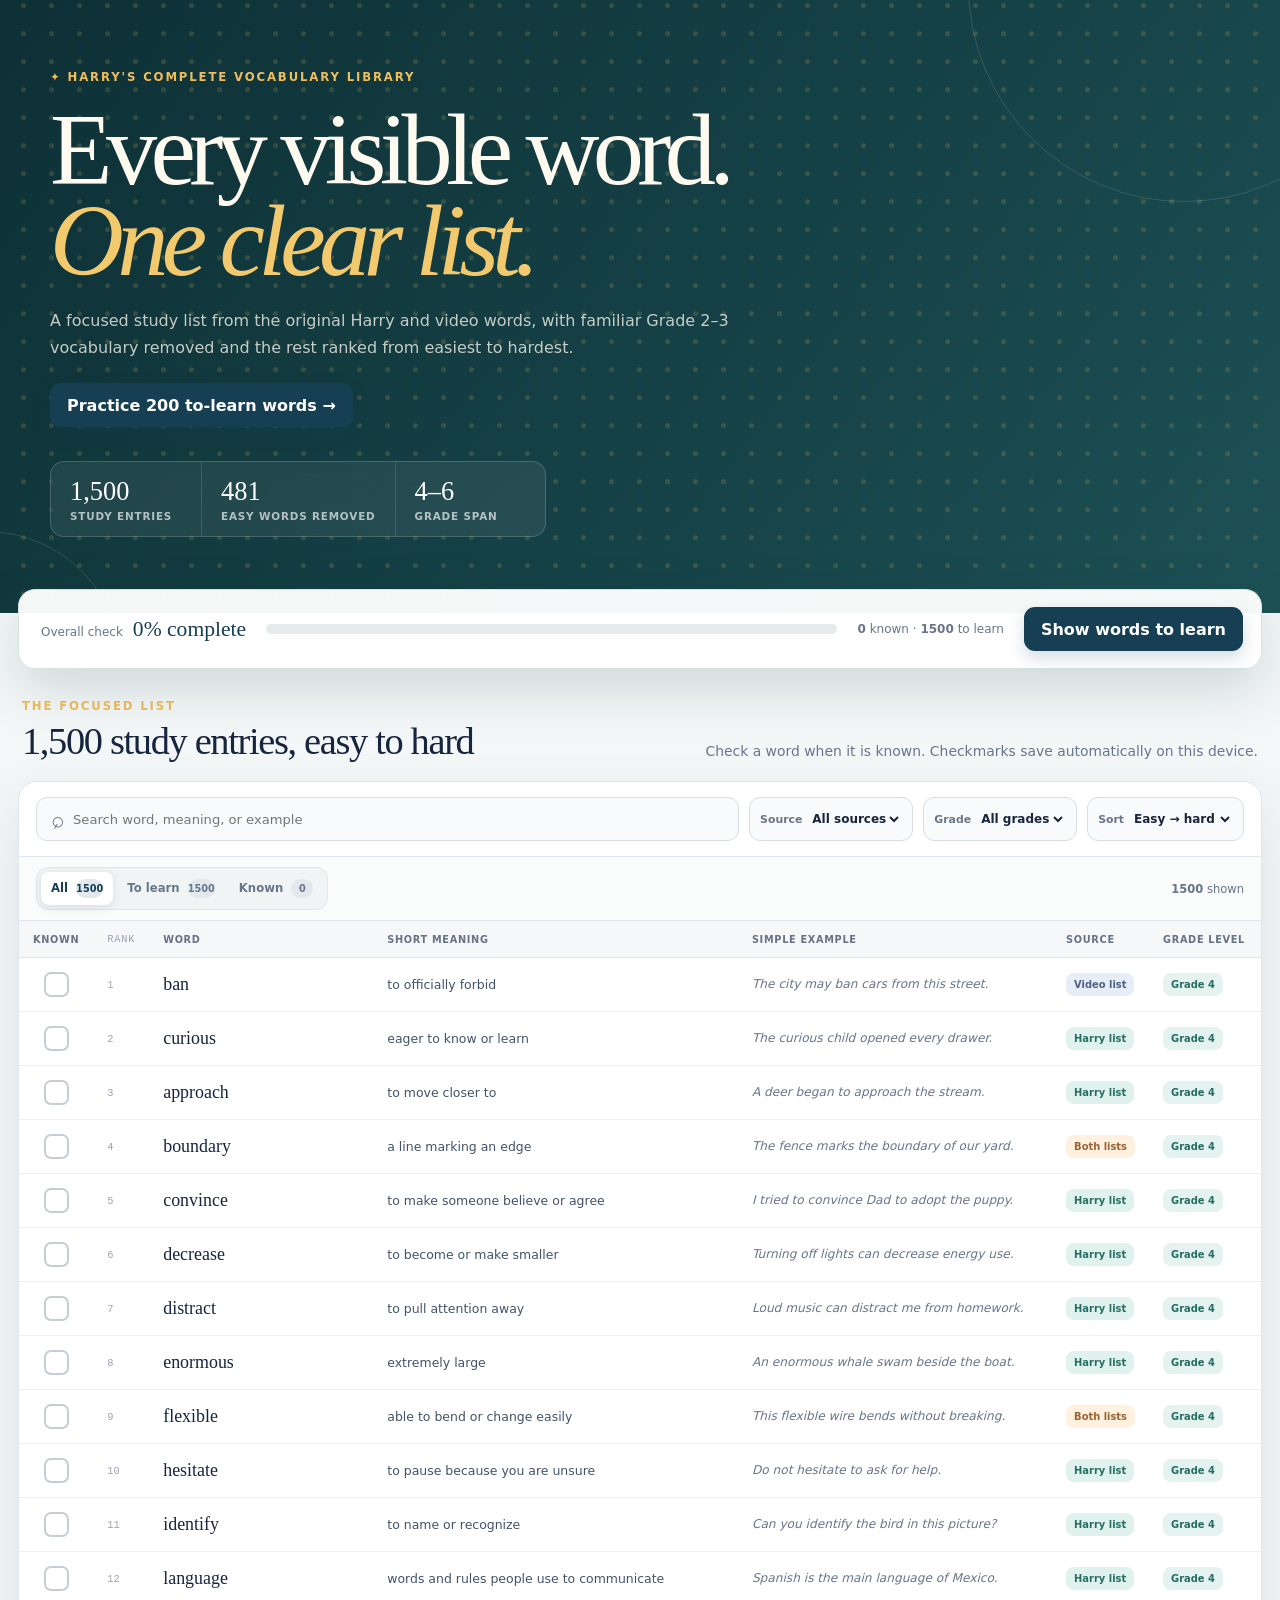
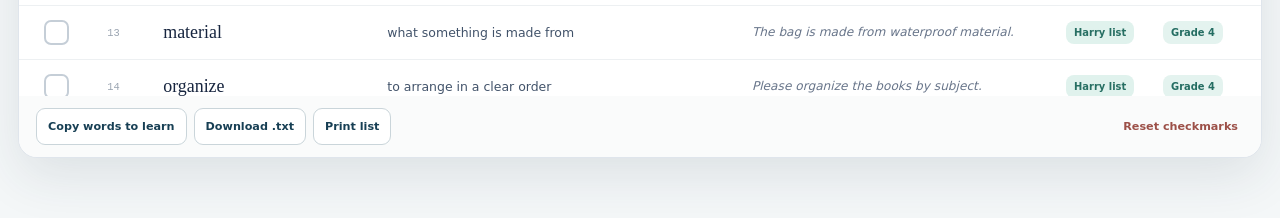
<file: docs/index.html>
<!doctype html>
<html lang="en">
<head>
  <meta charset="utf-8">
  <meta name="viewport" content="width=device-width, initial-scale=1">
  <meta name="description" content="Harry's focused 1,500-word vocabulary library, sorted from easy to hard.">
  <title>Harry's Vocabulary — 1,500 Words</title>
  <link rel="stylesheet" href="./styles.css?v=1501">
</head>
<body>
  <main>
    <header class="hero">
      <div class="hero-inner">
        <p class="eyebrow">✦ Harry's complete vocabulary library</p>
        <h1>Every visible word.<br><em>One clear list.</em></h1>
        <p class="intro">A focused study list from the original Harry and video words, with familiar Grade 2–3 vocabulary removed and the rest ranked from easiest to hardest.</p>
        <a class="primary-button" href="./learn/" style="display:inline-flex;align-items:center;margin-top:22px;text-decoration:none;">Practice 200 to-learn words →</a>
        <div class="hero-stats" aria-label="List totals">
          <div><strong>1,500</strong><span>study entries</span></div>
          <div><strong>481</strong><span>easy words removed</span></div>
          <div><strong>4–6</strong><span>grade span</span></div>
        </div>
      </div>
    </header>

    <div class="content">
      <section class="progress-card" aria-label="Overall progress">
        <div class="progress-copy"><span>Overall check</span><strong id="percent">0% complete</strong></div>
        <div class="progress-track" aria-hidden="true"><span id="progress-bar"></span></div>
        <div class="progress-numbers"><b id="known-count">0</b> known · <b id="learn-count">1,500</b> to learn</div>
        <button class="primary-button" id="show-learn">Show words to learn</button>
      </section>

      <section class="list-intro" id="word-list">
        <div><p class="kicker">THE FOCUSED LIST</p><h2>1,500 study entries, easy to hard</h2></div>
        <p>Check a word when it is known. Checkmarks save automatically on this device.</p>
      </section>

      <div class="notice" id="notice" role="status" hidden></div>

      <section class="library-card">
        <div class="toolbar">
          <label class="search-box"><span aria-hidden="true">⌕</span><input id="search" type="search" placeholder="Search word, meaning, or example" aria-label="Search vocabulary"></label>
          <label class="select-box"><span>Source</span><select id="source"><option value="all">All sources</option><option value="Harry">Harry list</option><option value="Video">Video list</option><option value="Both">Both lists</option></select></label>
          <label class="select-box"><span>Grade</span><select id="grade"><option value="all">All grades</option><option value="4">Grade 4</option><option value="5">Grade 5</option><option value="6">Grade 6</option></select></label>
          <label class="select-box"><span>Sort</span><select id="sort"><option value="easy">Easy → hard</option><option value="hard">Hard → easy</option><option value="az">A → Z</option></select></label>
        </div>

        <div class="filter-row">
          <div class="filter-tabs" aria-label="Knowledge filter">
            <button class="active" data-status="all">All <b id="all-tab">1,500</b></button>
            <button data-status="learn">To learn <b id="learn-tab">1,500</b></button>
            <button data-status="known">Known <b id="known-tab">0</b></button>
          </div>
          <span><strong id="shown-count">1,500</strong> shown</span>
        </div>

        <div class="table-wrap">
          <table>
            <thead><tr><th class="check-column">Known</th><th class="number-column">Rank</th><th>Word</th><th>Short meaning</th><th>Simple example</th><th class="list-column">Source</th><th class="grade-column">Grade level</th></tr></thead>
            <tbody id="rows"><tr><td colspan="7" class="loading">Loading all 1,500 entries…</td></tr></tbody>
          </table>
          <div class="empty-state" id="empty" hidden><strong>No matching words</strong><span>Try a different search or filter.</span></div>
        </div>

        <footer>
          <div class="footer-actions"><button id="copy">Copy words to learn</button><button id="download">Download .txt</button><button id="print">Print list</button></div>
          <button class="reset-button" id="reset">Reset checkmarks</button>
        </footer>
      </section>
    </div>
  </main>
  <script src="https://shangguanyun08.github.io/marco-learning-hub/shared-online-sync.js?v=1" defer></script>
  <script src="./app.js?v=1503" defer></script>
</body>
</html>
</file>
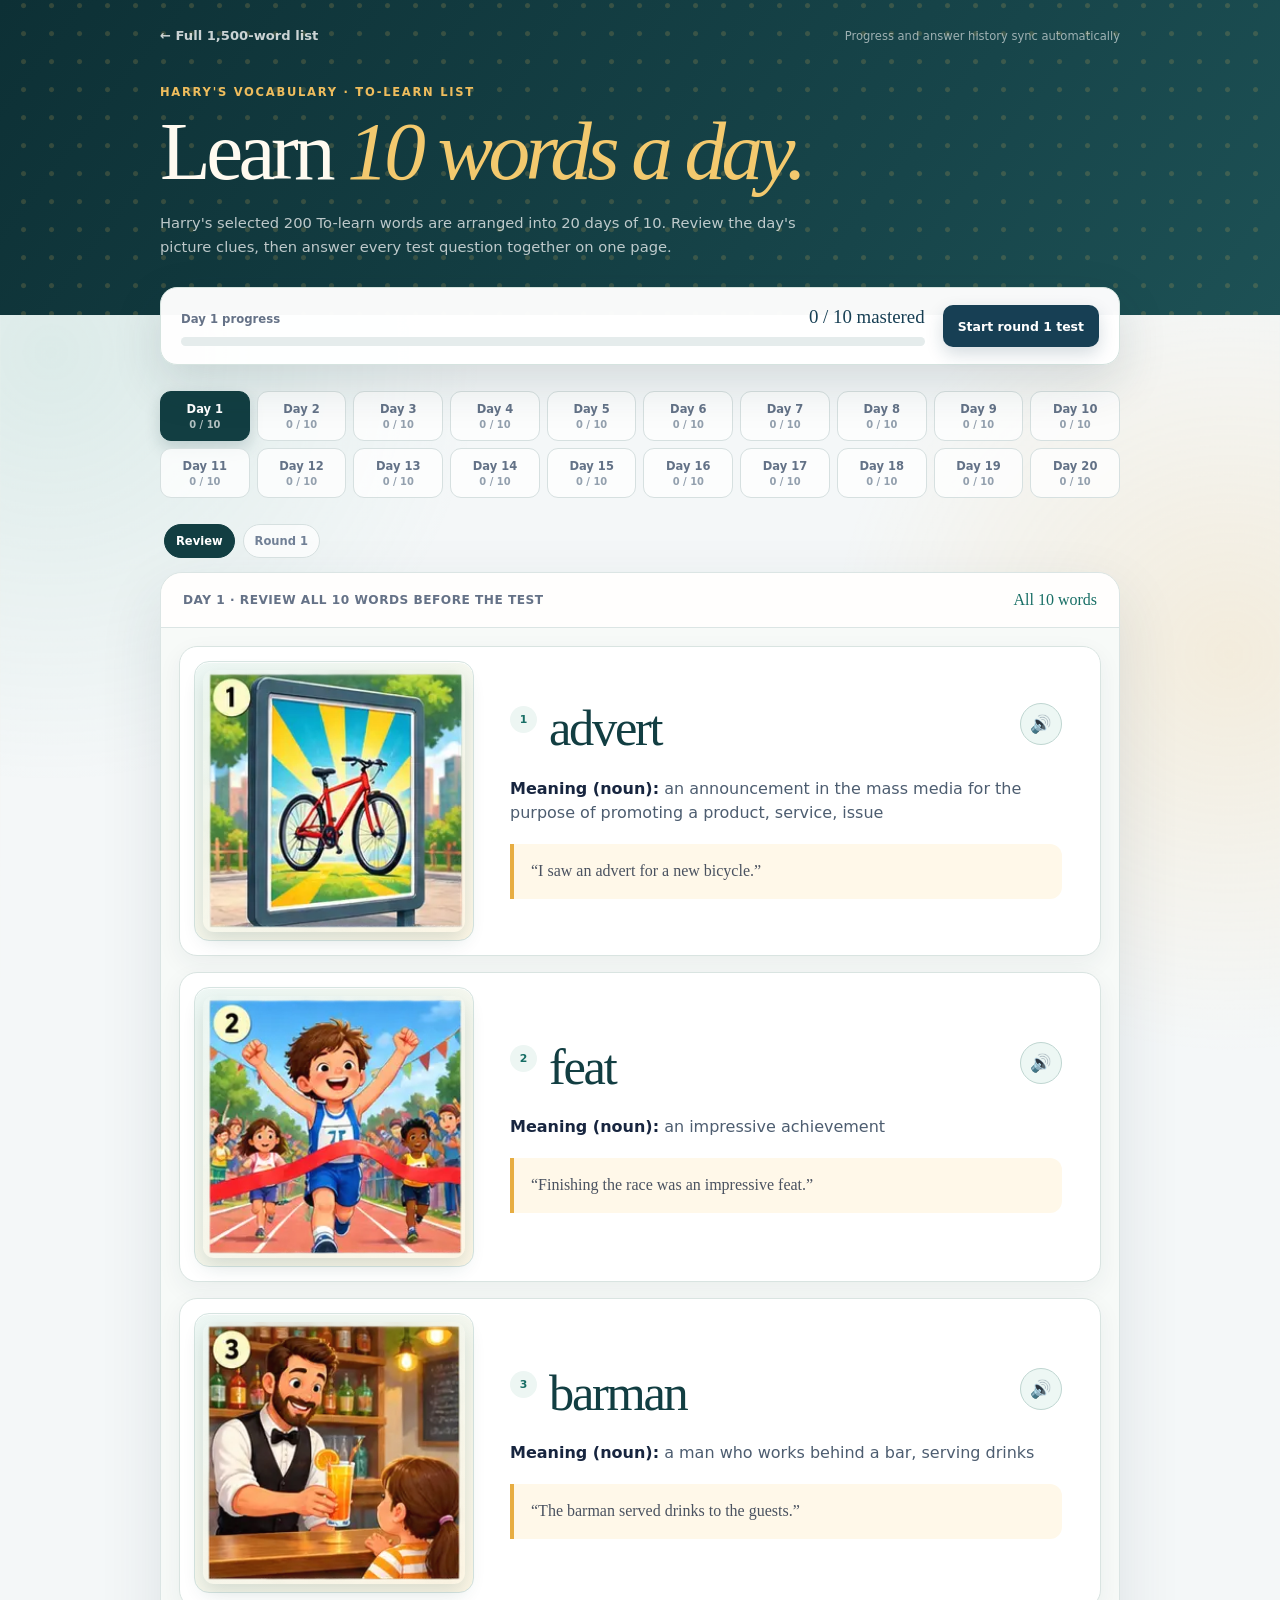
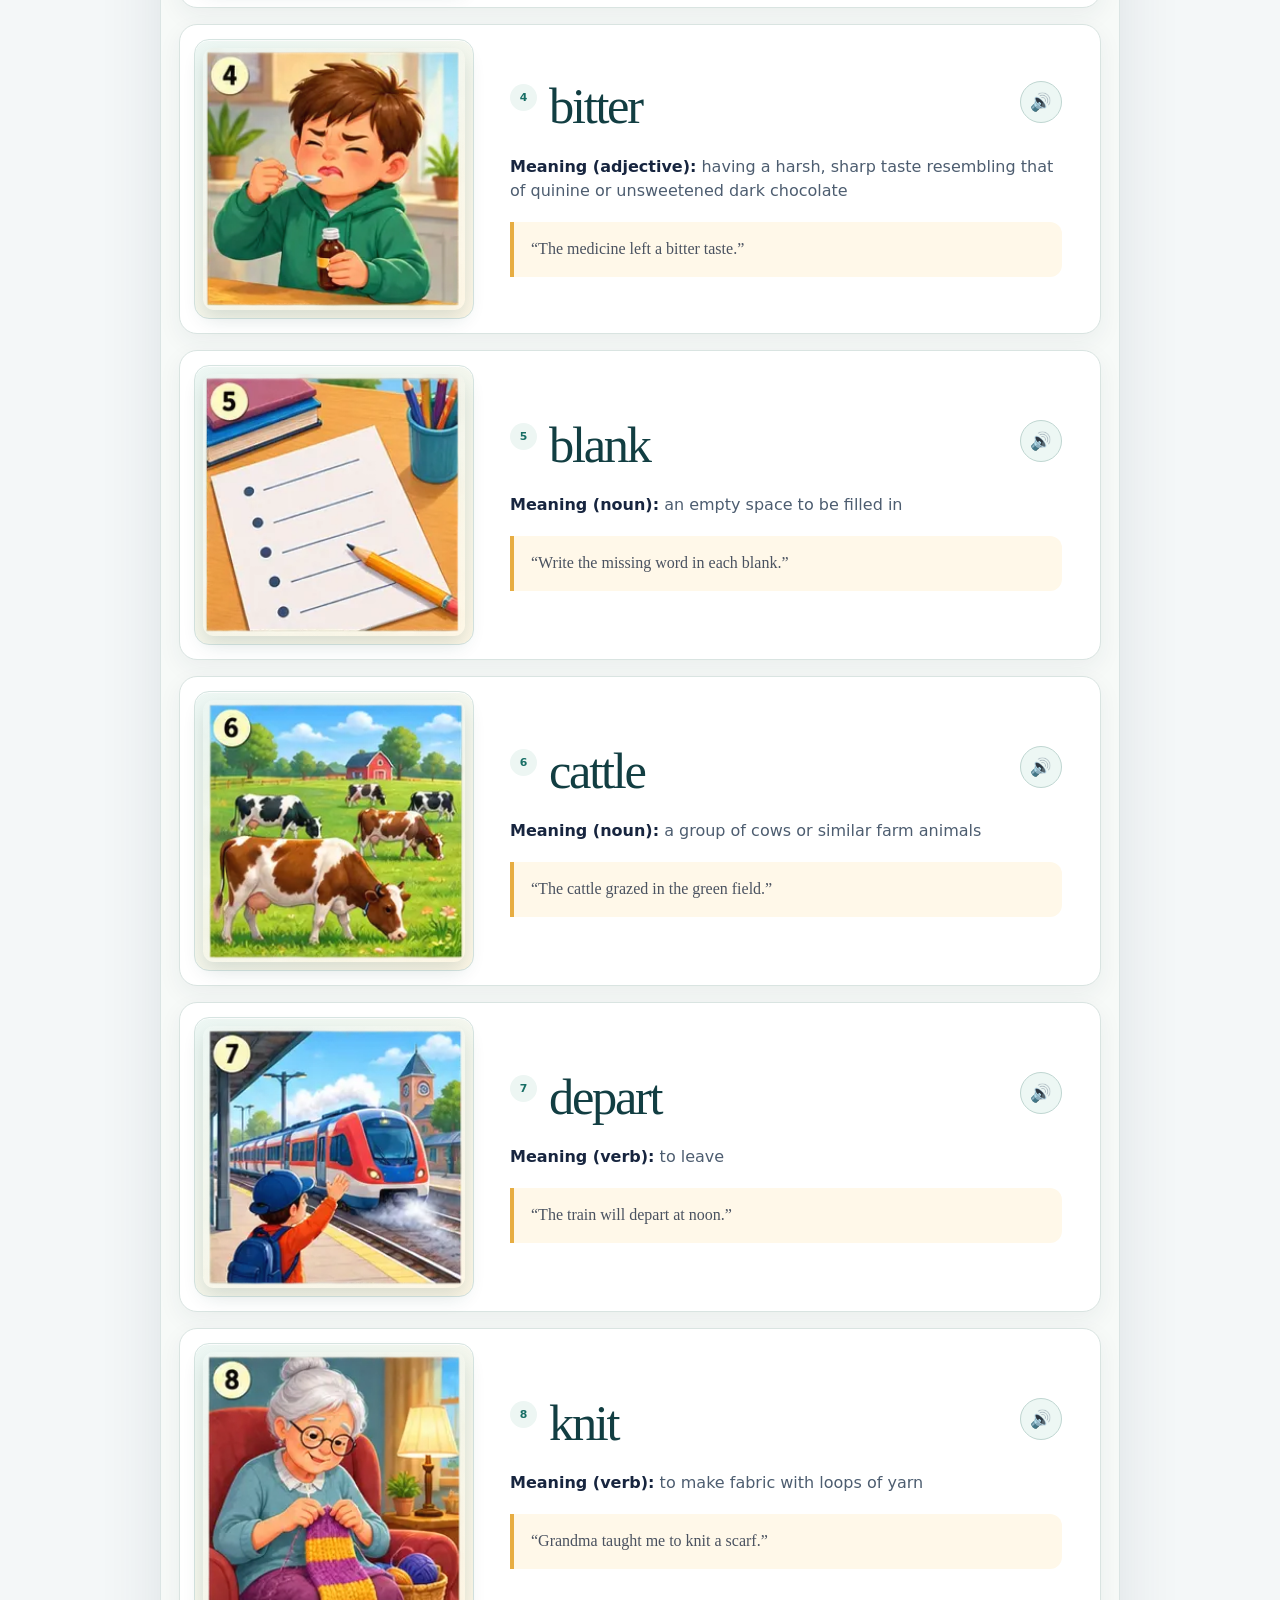
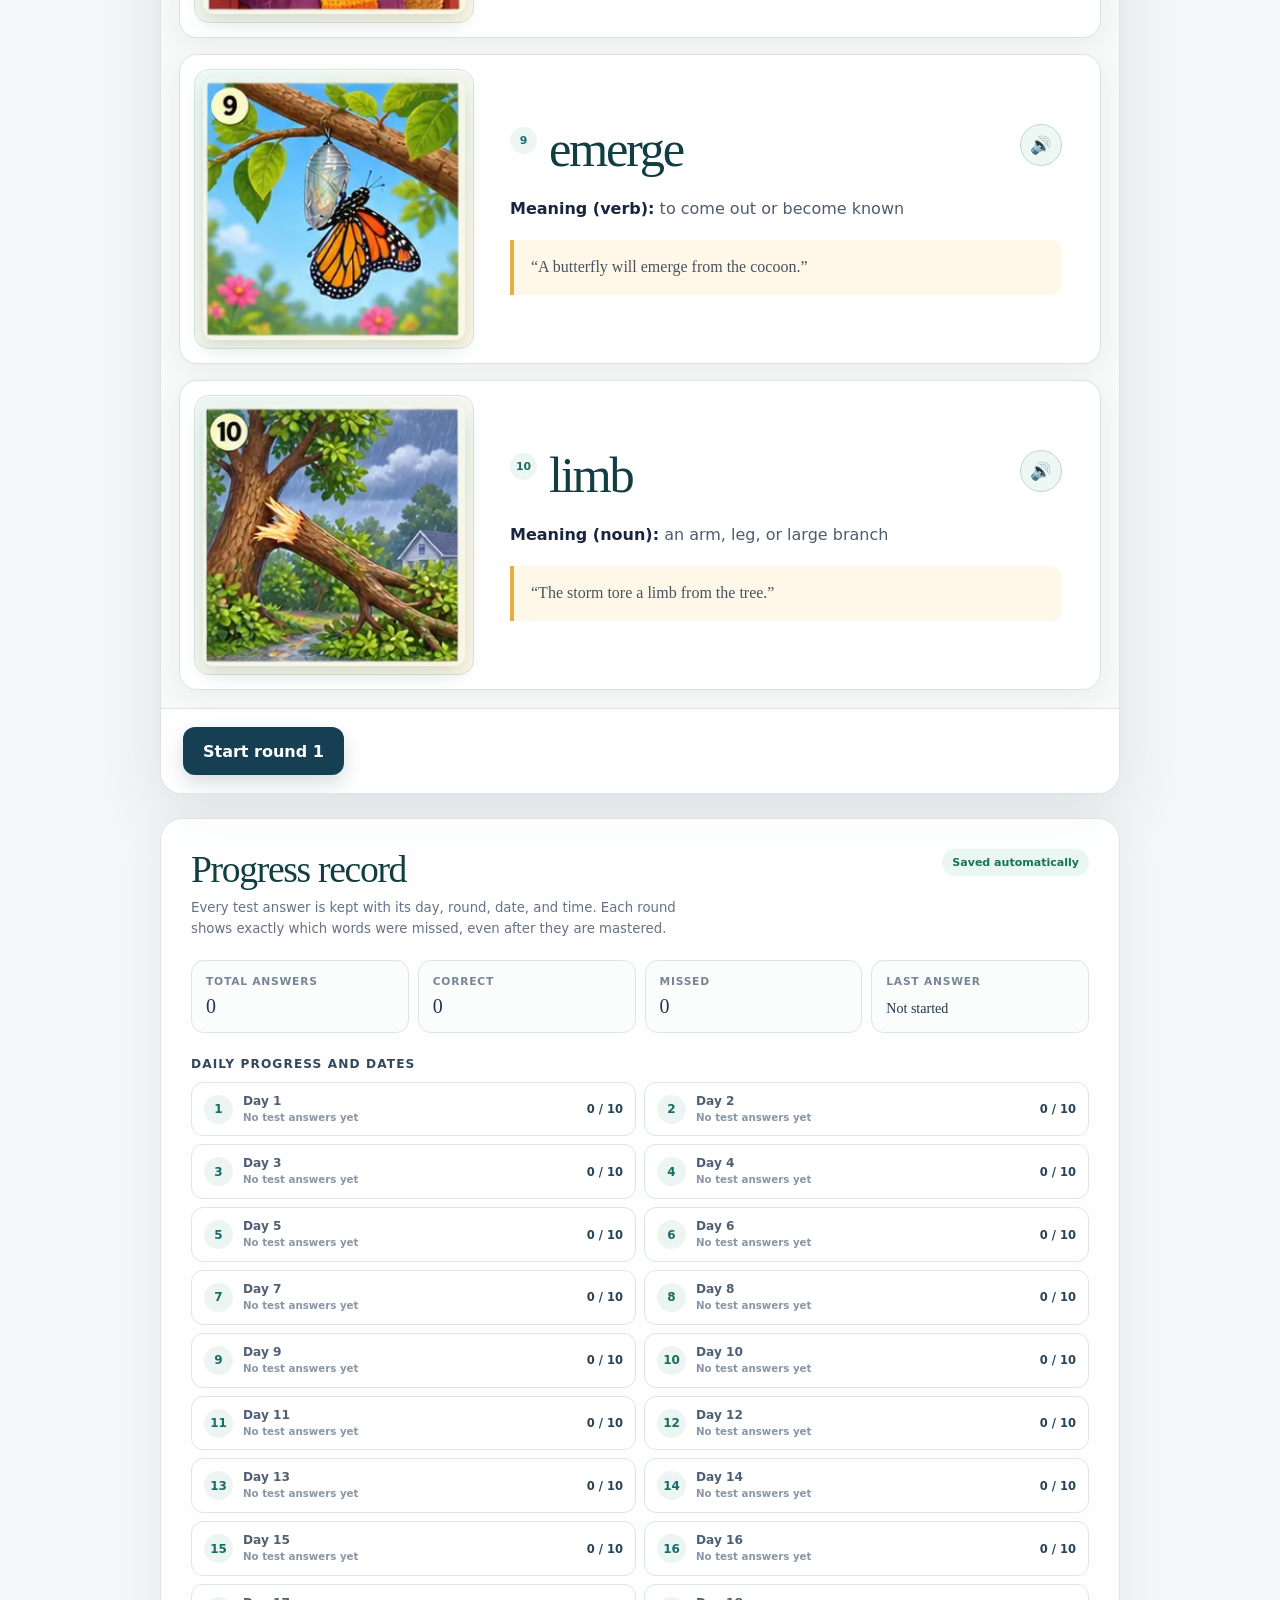
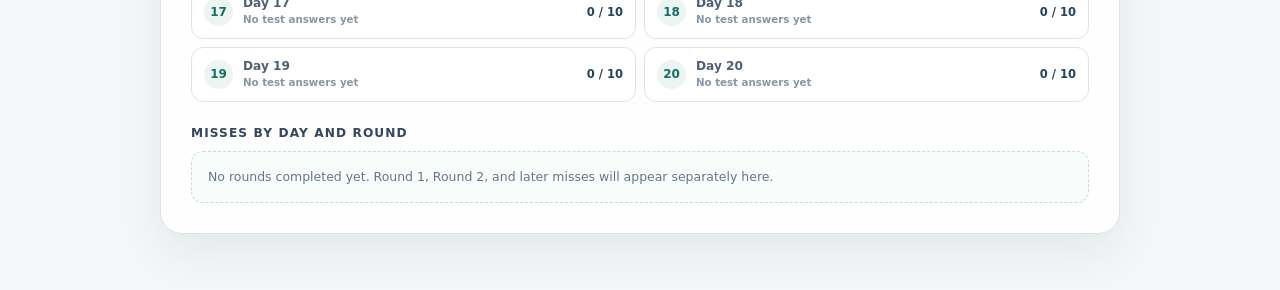
<file: docs/learn/index.html>
<!doctype html>
<html lang="en">
<head>
  <meta charset="utf-8">
  <meta name="viewport" content="width=device-width, initial-scale=1">
  <meta name="description" content="Learn Harry's first 200 to-learn vocabulary words in 20 daily groups of 10 words.">
  <title>Harry's Vocabulary — 10 Words a Day</title>
  <style>
    :root {
      color-scheme: light;
      font-family: Inter, ui-sans-serif, system-ui, -apple-system, BlinkMacSystemFont, "Segoe UI", sans-serif;
      color: #17253f;
      background: #f4f7f8;
      --ink: #17253f;
      --muted: #657287;
      --green: #176e65;
      --green-dark: #123e42;
      --gold: #e7ad42;
      --line: #dbe5e4;
      --paper: #fffdf8;
      --success: #167356;
      --danger: #a13d3d;
    }

    * { box-sizing: border-box; }
    html { scroll-behavior: smooth; }
    body {
      min-height: 100vh;
      margin: 0;
      background:
        radial-gradient(circle at 4% 7%, rgba(81, 166, 145, .15), transparent 27rem),
        radial-gradient(circle at 96% 13%, rgba(237, 179, 77, .16), transparent 25rem),
        #f4f7f8;
    }

    button, a { font: inherit; }
    button { cursor: pointer; }
    button:focus-visible, a:focus-visible { outline: 3px solid #f0bd59; outline-offset: 3px; }

    .topbar {
      color: #fffaf0;
      background:
        radial-gradient(circle at 84% 20%, rgba(228, 182, 85, .18) 0 2px, transparent 3px) 0 0 / 28px 28px,
        linear-gradient(128deg, #0d3035, #17454a 68%, #1d5155);
    }

    .topbar-inner {
      width: min(960px, calc(100% - 32px));
      margin: auto;
      padding: 28px 0 56px;
    }

    .nav {
      display: flex;
      align-items: center;
      justify-content: space-between;
      gap: 20px;
    }

    .back-link { color: rgba(255, 255, 255, .78); font-size: .82rem; font-weight: 750; text-decoration: none; }
    .back-link:hover { color: white; }
    .save-note { color: rgba(255, 255, 255, .58); font-size: .72rem; }
    .eyebrow { margin: 42px 0 12px; color: #efbd5d; font-size: .72rem; font-weight: 850; letter-spacing: .15em; text-transform: uppercase; }
    h1 { max-width: 720px; margin: 0; font: 500 clamp(2.65rem, 7vw, 5.2rem) / .98 Georgia, "Times New Roman", serif; letter-spacing: -.055em; }
    h1 em { color: #f3c96e; font-weight: 500; }
    .intro { max-width: 650px; margin: 18px 0 0; color: rgba(255, 255, 255, .72); font-size: .92rem; line-height: 1.65; }

    .shell { width: min(960px, calc(100% - 32px)); margin: -28px auto 56px; }
    .status-card {
      position: relative;
      z-index: 2;
      display: grid;
      grid-template-columns: 1fr auto;
      gap: 18px;
      align-items: center;
      padding: 17px 20px;
      border: 1px solid #d5e3df;
      border-radius: 17px;
      background: rgba(255, 255, 255, .97);
      box-shadow: 0 18px 50px rgba(20, 53, 56, .14);
    }

    .progress-copy { display: flex; align-items: baseline; justify-content: space-between; gap: 14px; margin-bottom: 9px; }
    .progress-copy span { color: var(--muted); font-size: .73rem; font-weight: 750; }
    .progress-copy strong { color: #173f54; font: 1.18rem Georgia, serif; }
    .progress-track { height: 9px; overflow: hidden; border-radius: 99px; background: #e5ecec; }
    .progress-track span { display: block; width: 0; height: 100%; border-radius: inherit; background: linear-gradient(90deg, #207b72, #65bea9); transition: width .3s ease; }
    .status-actions { display: flex; align-items: center; justify-content: flex-end; }
    .test-now {
      min-height: 42px;
      padding: 9px 15px;
      border: 0;
      border-radius: 10px;
      background: #173f54;
      color: white;
      font-size: .78rem;
      font-weight: 850;
      box-shadow: 0 7px 17px rgba(23, 63, 84, .18);
    }
    .test-now:hover { background: #0f3346; transform: translateY(-1px); }

    .rounds { display: flex; align-items: center; gap: 8px; margin: 26px 4px 14px; overflow-x: auto; }
    .sessions { display: grid; grid-template-columns: repeat(10, minmax(0, 1fr)); gap: 7px; margin: 26px 0 14px; }
    .session-button {
      min-width: 0;
      padding: 10px 6px;
      border: 1px solid #d6e0e0;
      border-radius: 11px;
      background: rgba(255, 255, 255, .78);
      color: #637287;
      font-size: .72rem;
      font-weight: 850;
    }
    .session-button span, .session-button small { display: block; }
    .session-button small { margin-top: 3px; color: #93a0ae; font-size: .62rem; }
    .session-button:hover { border-color: #9fc2bb; background: #f3faf8; }
    .session-button.complete { border-color: #a8d3c9; background: #e9f6f2; color: var(--success); }
    .session-button.active { border-color: var(--green-dark); background: var(--green-dark); color: white; box-shadow: 0 7px 16px rgba(18, 62, 66, .18); }
    .session-button.active small { color: rgba(255, 255, 255, .68); }
    .step {
      flex: 0 0 auto;
      display: inline-flex;
      align-items: center;
      justify-content: center;
      min-width: 34px;
      height: 34px;
      padding: 0 11px;
      border: 1px solid #d6e0e0;
      border-radius: 999px;
      background: rgba(255, 255, 255, .72);
      color: #718096;
      font-size: .72rem;
      font-weight: 850;
    }
    .step.done { border-color: #a8d3c9; background: #e9f6f2; color: var(--success); }
    .step.active { border-color: var(--green-dark); background: var(--green-dark); color: white; }

    .card {
      min-height: 480px;
      overflow: hidden;
      border: 1px solid var(--line);
      border-radius: 22px;
      background: var(--paper);
      box-shadow: 0 24px 64px rgba(35, 58, 73, .11);
    }

    .card-head { display: flex; align-items: center; justify-content: space-between; gap: 16px; padding: 18px 22px; border-bottom: 1px solid var(--line); background: rgba(255, 255, 255, .7); }
    .card-head p { margin: 0; color: var(--muted); font-size: .76rem; font-weight: 800; letter-spacing: .04em; text-transform: uppercase; }
    .counter { color: var(--green); font: 1rem Georgia, serif; }

    .review-all-body { padding: 18px; background: #f7faf8; }
    .review-grid { display: grid; grid-template-columns: 1fr; gap: 16px; }
    .review-item {
      display: grid;
      grid-template-columns: minmax(220px, 280px) minmax(0, 1fr);
      gap: 12px;
      align-items: center;
      min-width: 0;
      padding: 14px;
      border: 1px solid #d9e4e1;
      border-radius: 18px;
      background: white;
      box-shadow: 0 8px 24px rgba(35, 58, 73, .06);
    }
    .review-item-copy { min-width: 0; padding: 20px 24px; }
    .review-item .word-line { display: grid; grid-template-columns: auto minmax(0, 1fr) auto; align-items: flex-start; gap: 12px; }
    .review-item .word-line h2 {
      min-width: 0;
      overflow-wrap: anywhere;
      font-size: clamp(2rem, 4vw, 3.15rem);
      line-height: 1.02;
    }
    .review-number {
      display: grid;
      flex: 0 0 auto;
      place-items: center;
      width: 27px;
      height: 27px;
      margin-top: 3px;
      border-radius: 50%;
      background: #edf6f3;
      color: var(--green);
      font-size: .68rem;
      font-weight: 900;
    }
    .review-item .speak-button { flex: 0 0 auto; width: 42px; height: 42px; font-size: 1.08rem; }
    .review-item .meaning { margin-top: 22px; font-size: 1rem; line-height: 1.55; }
    .review-item .example { margin-top: 18px; padding: 15px 17px; font-size: 1rem; line-height: 1.55; }
    .review-item .picture { min-height: 0; padding: 8px; border-radius: 15px; }
    .review-item .picture-art { border-radius: 11px; }
    .review-actions { justify-content: flex-end; }
    .word-line { display: flex; align-items: center; gap: 14px; }
    .word-line h2 { margin: 0; color: var(--green-dark); font: 500 clamp(3rem, 9vw, 5.8rem) / 1 Georgia, serif; letter-spacing: -.045em; }
    .speak-button {
      display: inline-grid;
      place-items: center;
      width: 48px;
      height: 48px;
      border: 1px solid #bfd6d1;
      border-radius: 50%;
      background: #edf7f4;
      color: var(--green);
      font-size: 1.25rem;
    }
    .speak-button:hover { transform: translateY(-1px); background: #e1f2ed; }
    .meaning { margin: 26px 0 0; color: #4d5d70; font-size: clamp(1rem, 2.4vw, 1.25rem); line-height: 1.55; }
    .meaning strong { color: var(--ink); }
    .example { margin: 18px 0 0; padding: 18px 20px; border-left: 4px solid var(--gold); border-radius: 0 12px 12px 0; background: #fff8e9; color: #4a5260; font: 1.15rem/1.55 Georgia, serif; }
    .picture {
      display: grid;
      place-items: center;
      min-height: 230px;
      padding: 10px 10px 17px;
      border: 1px solid #d7e5e2;
      border-radius: 22px;
      background: linear-gradient(145deg, #eef8f5, #fff8e7);
      box-shadow: inset 0 1px rgba(255, 255, 255, .8);
      text-align: center;
    }
    .picture-art {
      display: block;
      width: 100%;
      aspect-ratio: 1;
      overflow: hidden;
      border-radius: 15px;
      background-image: var(--picture-sheet);
      background-repeat: no-repeat;
      background-position: var(--picture-x) var(--picture-y);
      background-size: var(--picture-size, 500% 500%);
      box-shadow: 0 8px 20px rgba(25, 74, 68, .16);
    }
    .picture p { margin: 13px 8px 0; color: #53677a; font-size: .82rem; font-weight: 750; line-height: 1.45; }

    .card-actions { display: flex; justify-content: space-between; gap: 12px; padding: 18px 22px; border-top: 1px solid var(--line); background: white; }
    .button {
      min-height: 48px;
      padding: 11px 20px;
      border: 0;
      border-radius: 12px;
      background: #173f54;
      color: white;
      font-weight: 850;
      box-shadow: 0 8px 20px rgba(23, 63, 84, .18);
    }
    .button:hover { background: #0f3346; transform: translateY(-1px); }
    .button.secondary { border: 1px solid #d5dfe2; background: white; color: #506074; box-shadow: none; }
    .button.secondary:hover { background: #f7faf9; }
    .button:disabled { cursor: not-allowed; opacity: .42; transform: none; }

    .test-body { min-height: 382px; padding: 30px clamp(22px, 6vw, 58px) 34px; }
    .test-layout { display: grid; grid-template-columns: minmax(0, 1.15fr) minmax(220px, .85fr); gap: clamp(24px, 5vw, 52px); align-items: center; }
    .test-copy { min-width: 0; }
    .test-picture { min-height: 230px; }
    .prompt-label { margin: 0 0 8px; color: var(--green); font-size: .72rem; font-weight: 850; letter-spacing: .12em; text-transform: uppercase; }
    .test-meaning { margin: 0; color: #4d5d70; font-size: .96rem; line-height: 1.5; }
    .sentence { margin: 24px 0; color: var(--ink); font: 500 clamp(1.6rem, 4.5vw, 2.55rem)/1.35 Georgia, serif; letter-spacing: -.025em; }
    .blank { color: var(--green); white-space: nowrap; }
    .choices { display: grid; grid-template-columns: repeat(2, minmax(0, 1fr)); gap: 11px; }
    .choice {
      min-height: 56px;
      padding: 12px 15px;
      border: 1px solid #d7e0e1;
      border-radius: 12px;
      background: white;
      color: #263850;
      text-align: left;
      font-weight: 800;
      transition: border-color .15s, background .15s, transform .15s;
    }
    .choice small { margin-right: 9px; color: #91a0ad; }
    .choice:hover:not(:disabled) { border-color: #88b9af; background: #f1f8f6; transform: translateY(-1px); }
    .choice.correct { border-color: #79bba7; background: #e8f6f0; color: #12654c; }
    .choice.wrong { border-color: #dda0a0; background: #fff0ef; color: #943535; }
    .choice:disabled { cursor: default; opacity: 1; }
    .feedback { min-height: 48px; margin: 18px 0 0; padding: 13px 15px; border-radius: 11px; font-size: .85rem; font-weight: 750; line-height: 1.45; }
    .feedback:empty { min-height: 0; margin: 0; padding: 0; }
    .feedback.good { background: #e8f6f0; color: #12654c; }
    .feedback.try { background: #fff0ef; color: #943535; }
    .test-all-body { padding: 18px; background: #f7faf8; }
    .test-list { display: grid; gap: 14px; }
    .test-question { padding: clamp(18px, 4vw, 28px); border: 1px solid #d9e4e1; border-radius: 17px; background: white; box-shadow: 0 8px 24px rgba(35, 58, 73, .06); }
    .test-question.answered { border-color: #bbd8d0; }
    .test-question-head { display: flex; justify-content: space-between; gap: 16px; align-items: flex-start; }
    .test-question-head .prompt-label { margin-bottom: 6px; }
    .test-question-number { flex: 0 0 auto; display: grid; place-items: center; width: 34px; height: 34px; border-radius: 50%; background: #edf6f3; color: var(--green); font-size: .75rem; font-weight: 900; }
    .test-question .sentence { margin: 18px 0; font-size: clamp(1.35rem, 3.4vw, 2rem); }
    .test-question .feedback { margin-bottom: 0; }
    .test-all-actions { position: sticky; bottom: 0; z-index: 3; box-shadow: 0 -10px 28px rgba(35, 58, 73, .07); }

    .center-body { display: grid; place-items: center; min-height: 380px; padding: 44px 24px; text-align: center; }
    .center-body > div { max-width: 560px; }
    .seal { display: grid; place-items: center; width: 82px; height: 82px; margin: 0 auto 22px; border-radius: 50%; background: #e8f6f0; color: var(--success); font-size: 2rem; }
    .center-body h2 { margin: 0; color: var(--green-dark); font: 500 clamp(2.1rem, 6vw, 3.5rem)/1.05 Georgia, serif; letter-spacing: -.04em; }
    .center-body p { margin: 17px auto 26px; color: var(--muted); line-height: 1.65; }
    .score-row { display: flex; justify-content: center; gap: 9px; flex-wrap: wrap; margin: 22px 0; }
    .score-row span { padding: 8px 12px; border: 1px solid #d7e3e0; border-radius: 999px; background: white; color: #526276; font-size: .76rem; font-weight: 800; }

    .record-card {
      margin-top: 24px;
      padding: clamp(20px, 4vw, 30px);
      border: 1px solid var(--line);
      border-radius: 22px;
      background: rgba(255, 255, 255, .9);
      box-shadow: 0 18px 44px rgba(35, 58, 73, .08);
    }
    .record-head { display: flex; align-items: flex-start; justify-content: space-between; gap: 20px; }
    .record-head h2 { margin: 0; color: var(--green-dark); font: 500 clamp(1.65rem, 4vw, 2.35rem)/1.1 Georgia, serif; letter-spacing: -.035em; }
    .record-head p { max-width: 530px; margin: 8px 0 0; color: var(--muted); font-size: .83rem; line-height: 1.55; }
    .record-badge { flex: 0 0 auto; padding: 7px 10px; border-radius: 999px; background: #e9f6f2; color: var(--success); font-size: .69rem; font-weight: 850; }
    .record-stats { display: grid; grid-template-columns: repeat(4, minmax(0, 1fr)); gap: 9px; margin-top: 20px; }
    .record-stat { min-width: 0; padding: 14px; border: 1px solid #dce6e5; border-radius: 13px; background: #fbfdfc; }
    .record-stat span { display: block; color: #788598; font-size: .67rem; font-weight: 850; letter-spacing: .07em; text-transform: uppercase; }
    .record-stat strong { display: block; margin-top: 6px; color: #20364d; font: 1.25rem/1.2 Georgia, serif; overflow-wrap: anywhere; }
    .record-stat time { font-size: .88rem; }
    .record-section { margin-top: 24px; }
    .record-section h3 { margin: 0 0 11px; color: #33475d; font-size: .76rem; font-weight: 900; letter-spacing: .09em; text-transform: uppercase; }
    .session-records { display: grid; grid-template-columns: repeat(2, minmax(0, 1fr)); gap: 8px; }
    .session-record { display: grid; grid-template-columns: auto 1fr auto; gap: 10px; align-items: center; padding: 11px 12px; border: 1px solid #dce6e5; border-radius: 12px; background: white; }
    .session-record > strong { display: grid; place-items: center; width: 29px; height: 29px; border-radius: 50%; background: #edf5f3; color: var(--green); font-size: .75rem; }
    .session-record p { min-width: 0; margin: 0; color: #506074; font-size: .76rem; font-weight: 800; }
    .session-record small { display: block; margin-top: 3px; color: #8a96a5; font-size: .64rem; font-weight: 650; line-height: 1.35; }
    .session-record .session-score { color: #27445a; font-size: .72rem; font-weight: 900; white-space: nowrap; }
    .miss-list { display: grid; gap: 8px; }
    .miss-row { display: grid; grid-template-columns: minmax(110px, .55fr) minmax(0, 1.35fr) auto; gap: 14px; align-items: center; padding: 12px 13px; border: 1px solid #ead7d3; border-radius: 12px; background: #fffaf8; }
    .miss-word strong { display: block; color: #7f3838; font: 1.05rem Georgia, serif; }
    .miss-word span { display: block; margin-top: 3px; color: #a06b68; font-size: .64rem; font-weight: 850; }
    .miss-detail { min-width: 0; color: #596778; font-size: .73rem; line-height: 1.45; }
    .miss-detail strong { color: #34475c; }
    .miss-meta { text-align: right; }
    .miss-meta span { display: inline-block; padding: 5px 8px; border-radius: 999px; background: #f9e7e3; color: #923e3e; font-size: .64rem; font-weight: 900; }
    .miss-meta small { display: block; margin-top: 5px; color: #8b97a5; font-size: .62rem; }
    .round-history { display: grid; gap: 10px; }
    .round-record { overflow: hidden; border: 1px solid #dce6e5; border-radius: 14px; background: white; }
    .round-record-head {
      display: grid;
      grid-template-columns: auto minmax(0, 1fr) auto;
      gap: 11px;
      align-items: center;
      padding: 12px 14px;
      background: #f8fbfa;
    }
    .round-record-number {
      display: grid;
      place-items: center;
      width: 34px;
      height: 34px;
      border-radius: 50%;
      background: #e8f4f1;
      color: var(--green);
      font-size: .76rem;
      font-weight: 900;
    }
    .round-record-title { min-width: 0; }
    .round-record-title strong { display: block; color: #30475b; font-size: .82rem; }
    .round-record-title small { display: block; margin-top: 3px; color: #8491a0; font-size: .65rem; }
    .round-record-score { color: #4c6072; font-size: .71rem; font-weight: 900; white-space: nowrap; }
    .round-record-score.has-misses { color: #913f3f; }
    .round-misses { display: flex; flex-wrap: wrap; gap: 7px; padding: 12px 14px 14px; border-top: 1px solid #e8efed; }
    .round-miss-word { padding: 7px 10px; border-radius: 999px; background: #f9e7e3; color: #893c3c; font: .82rem Georgia, serif; }
    .round-perfect { margin: 0; padding: 12px 14px 14px; border-top: 1px solid #e8efed; color: var(--success); font-size: .75rem; font-weight: 800; }
    .empty-record { margin: 0; padding: 16px; border: 1px dashed #cbdcd8; border-radius: 12px; background: #f8fcfb; color: #687689; font-size: .78rem; line-height: 1.5; }

    .toast { position: fixed; right: 18px; bottom: 18px; z-index: 10; max-width: 320px; padding: 12px 15px; border-radius: 11px; background: #173f54; color: white; font-size: .8rem; font-weight: 750; box-shadow: 0 13px 34px rgba(23, 63, 84, .3); }
    [hidden] { display: none !important; }

    @media (max-width: 820px) {
      .sessions { grid-template-columns: repeat(5, minmax(0, 1fr)); }
      .review-item { grid-template-columns: minmax(190px, 240px) minmax(0, 1fr); }
      .review-item-copy { padding: 14px 16px; }
    }

    @media (max-width: 640px) {
      .topbar-inner { padding-top: 22px; }
      .save-note { display: none; }
      .eyebrow { margin-top: 34px; }
      .status-card { grid-template-columns: 1fr; }
      .status-actions { width: 100%; }
      .status-actions button { flex: 1; }
      .sessions { grid-template-columns: repeat(4, minmax(0, 1fr)); }
      .card { min-height: 0; }
      .review-all-body { padding: 10px; }
      .review-grid { gap: 12px; }
      .review-item { grid-template-columns: minmax(120px, 36%) minmax(0, 1fr); gap: 6px; align-items: start; width: 100%; padding: 10px; }
      .review-item-copy { padding: 4px 4px 4px 12px; }
      .review-item .word-line { gap: 6px; }
      .review-item .word-line h2 { font-size: clamp(1.35rem, 7vw, 1.85rem); }
      .review-number { width: 24px; height: 24px; font-size: .62rem; }
      .review-item .speak-button { width: 34px; height: 34px; font-size: .85rem; }
      .review-item .meaning { margin-top: 12px; font-size: .82rem; line-height: 1.45; }
      .review-item .example { margin-top: 10px; padding: 10px; font-size: .82rem; line-height: 1.45; }
      .card-actions { padding: 14px; }
      .button { flex: 1; padding-inline: 12px; }
      .choices { grid-template-columns: 1fr; }
      .test-all-body { padding: 10px; }
      .test-question { padding: 17px 14px; }
      .word-line { align-items: flex-start; }
      .speak-button { flex: 0 0 auto; width: 44px; height: 44px; }
      .record-head { display: block; }
      .record-badge { display: inline-block; margin-top: 12px; }
      .record-stats { grid-template-columns: repeat(2, minmax(0, 1fr)); }
      .session-records { grid-template-columns: 1fr; }
      .miss-row { grid-template-columns: 1fr auto; }
      .miss-detail { grid-column: 1 / -1; grid-row: 2; }
      .round-record-head { grid-template-columns: auto minmax(0, 1fr); }
      .round-record-score { grid-column: 2; white-space: normal; }
    }

    @media (prefers-reduced-motion: reduce) {
      *, *::before, *::after { scroll-behavior: auto !important; transition: none !important; }
    }
  </style>
</head>
<body>
  <header class="topbar">
    <div class="topbar-inner">
      <nav class="nav" aria-label="Vocabulary navigation">
        <a class="back-link" href="../">← Full 1,500-word list</a>
        <span class="save-note">Progress and answer history sync automatically</span>
      </nav>
      <p class="eyebrow">Harry's vocabulary · To-learn list</p>
      <h1>Learn <em>10 words a day.</em></h1>
      <p class="intro">Harry's first 200 “To learn” words are arranged into 20 daily groups. Review each day's 10 picture clues, then test until every missed word is mastered.</p>
    </div>
  </header>

  <main class="shell">
    <section class="status-card" aria-label="Learning progress">
      <div>
        <div class="progress-copy"><span id="progress-label">Loading Day 1</span><strong id="progress-number">0 / 10 mastered</strong></div>
        <div class="progress-track" aria-hidden="true"><span id="progress-bar"></span></div>
      </div>
      <div class="status-actions">
        <button class="test-now" id="start-test" type="button">Start round 1 test</button>
      </div>
    </section>

    <div class="sessions" id="sessions" aria-label="Choose a 10-word day"></div>
    <div class="rounds" id="rounds" aria-label="Learning steps"></div>
    <section class="card" id="card" aria-live="polite"><div class="center-body"><div><div class="seal" aria-hidden="true">…</div><h2>Loading to-learn words</h2></div></div></section>
    <section class="record-card" id="record-card" aria-labelledby="record-title">
      <div class="record-head">
        <div><h2 id="record-title">Progress record</h2><p>Every test answer is kept with its day, round, date, and time. Each round shows exactly which words were missed, even after they are mastered.</p></div>
        <span class="record-badge">Saved automatically</span>
      </div>
      <div id="record-content"><p class="empty-record">Your dated learning record will appear here after the first test answer.</p></div>
    </section>
  </main>

  <div class="toast" id="toast" role="status" hidden></div>

  <script src="https://shangguanyun08.github.io/marco-learning-hub/shared-online-sync.js?v=1"></script>
  <script src="https://shangguanyun08.github.io/marco-learning-hub/shared-activity-tracker.js?v=1" data-app-id="harry-vocabulary-to-learn-200" data-course="Vocabulary"></script>
  <script>
    const MAIN_KNOWN_KEY = "harry-combined-vocabulary-known-v2";
    const SESSION_SIZE = 10;
    const SESSION_COUNT = 20;
    const LEGACY_SESSION_SIZE = 25;
    const LEGACY_SESSION_COUNT = 8;
    const PROGRESS_VERSION = 4;
    const STORAGE_KEY = "harry-vocabulary-to-learn-200-v2";
    const ILLUSTRATION_IDS = [
      [34, 39, 42, 43, 44, 49, 54, 55, 60, 62, 65, 75, 80, 85, 92, 95, 96, 97, 101, 104, 106, 108, 112, 120, 121],
      [140, 147, 150, 152, 155, 156, 161, 166, 170, 171, 172, 173, 174, 186, 189, 190, 192, 198, 199, 201, 202, 203, 206, 208, 211],
      [212, 213, 215, 218, 223, 224, 225, 229, 231, 232, 233, 234, 236, 237, 238, 241, 243, 247, 512, 252, 257, 259, 260, 261, 262],
      [265, 513, 269, 274, 275, 276, 277, 281, 283, 288, 291, 292, 293, 294, 295, 296, 297, 298, 299, 301, 305, 306, 308, 309, 311],
      [312, 313, 321, 322, 326, 331, 340, 341, 342, 344, 348, 351, 352, 354, 361, 362, 363, 368, 369, 370, 371, 372, 373, 375, 387],
      [389, 391, 393, 394, 396, 397, 398, 402, 403, 404, 405, 406, 407, 408, 409, 410, 411, 413, 414, 416, 418, 419, 425, 426, 427],
      [429, 434, 435, 436, 437, 438, 440, 441, 449, 450, 451, 452, 453, 454, 457, 458, 459, 460, 461, 463, 464, 465, 466, 470, 474],
      [476, 477, 478, 479, 481, 487, 488, 489, 491, 492, 493, 496, 498, 500, 501, 502, 503, 504, 505, 506, 507, 508, 509, 510, 511]
    ];
    const POS_IDS = {
      noun: [34, 39, 42, 44, 49, 62, 65, 85, 95, 101, 108, 112, 120, 155, 173, 174, 199, 202, 223, 233, 238, 512, 257, 259, 265, 513, 275, 276, 277, 281, 283, 291, 293, 294, 295, 305, 306, 308, 309, 312, 322, 331, 340, 341, 342, 344, 351, 352, 354, 362, 363, 368, 369, 370, 372, 373, 387, 393, 402, 425, 426, 435, 450, 476, 477, 479, 487, 488, 491, 492, 498, 500, 502, 503, 504, 505, 506, 508, 510, 511],
      verb: [54, 55, 60, 75, 80, 96, 97, 104, 106, 152, 156, 189, 198, 201, 203, 206, 215, 224, 225, 229, 231, 237, 241, 260, 261, 262, 269, 292, 296, 297, 298, 313, 321, 326, 348, 371, 389, 391, 397, 398, 404, 405, 406, 407, 408, 410, 429, 438, 440, 441, 453, 459, 460, 464, 466, 470, 478, 481, 489, 493, 496, 501, 509],
      adjective: [43, 92, 121, 140, 147, 150, 186, 190, 192, 208, 211, 212, 213, 218, 232, 234, 236, 243, 247, 252, 288, 299, 301, 311, 361, 375, 394, 396, 403, 409, 411, 416, 419, 434, 436, 451, 454, 457, 458, 463, 465, 474, 507],
      adverb: [166, 274, 461],
      "verb phrase": [170, 414, 418, 437, 449],
      "phrasal verb": [161, 171, 172, 413],
      "noun phrase": [452],
      "prepositional phrase": [427]
    };
    const POS_BY_ID = new Map();
    Object.keys(POS_IDS).forEach(function(partOfSpeech) {
      POS_IDS[partOfSpeech].forEach(function(id) {
        POS_BY_ID.set(id, partOfSpeech);
      });
    });
    const ILLUSTRATION_LOOKUP = new Map();
    ILLUSTRATION_IDS.forEach(function(ids, sheetIndex) {
      ids.forEach(function(id, imageIndex) {
        ILLUSTRATION_LOOKUP.set(id, { sheet: sheetIndex + 1, index: imageIndex });
      });
    });
    const STANDALONE_ILLUSTRATIONS = new Map([
      [512, "arthritis"],
      [513, "astronaut"]
    ]);
    const BLANK_FORMS = {
      75: "gained",
      96: "mended",
      97: "modified",
      106: "poured",
      161: "consists of",
      170: "is situated in",
      172: "switched on",
      269: "behaves",
      292: "crossed",
      298: "digging",
      321: "forming",
      326: "guesses",
      371: "stilled",
      413: "called for a nurse",
      414: "got the date wrong",
      418: "sounded as if",
      427: "in case of fire",
      437: "are welcome to",
      449: "laid the table"
    };

    let WORDS = [];
    let WORD_BY_ID = new Map();
    let onlineSync = null;

    const state = {
      phase: "loading",
      session: 1,
      round: 1,
      mastered: new Set(),
      questions: [],
      questionIndex: 0,
      answer: {},
      roundStartCount: 0,
      progress: { version: PROGRESS_VERSION, grouping: "10-words-per-day", activeSession: 1, sessions: {}, activity: [] }
    };

    const card = document.querySelector("#card");
    const sessionsEl = document.querySelector("#sessions");
    const roundsEl = document.querySelector("#rounds");
    const progressBar = document.querySelector("#progress-bar");
    const progressLabel = document.querySelector("#progress-label");
    const progressNumber = document.querySelector("#progress-number");
    const startTest = document.querySelector("#start-test");
    const recordContent = document.querySelector("#record-content");
    const toast = document.querySelector("#toast");

    function escapeHtml(value) {
      return String(value).replace(/[&<>'"]/g, function(character) {
        return { "&": "&amp;", "<": "&lt;", ">": "&gt;", "'": "&#39;", '"': "&quot;" }[character];
      });
    }

    function escapeRegExp(value) {
      return String(value).replace(/[.*+?^$()|[\]\\{}]/g, "\\$&");
    }

    function illustrationFor(item) {
      const location = ILLUSTRATION_LOOKUP.get(item.id);
      if (!location) return null;
      const standalone = STANDALONE_ILLUSTRATIONS.get(item.id);
      if (standalone) return { file: standalone };
      return {
        sheet: location.sheet,
        x: (location.index % 5) * 25,
        y: Math.floor(location.index / 5) * 25
      };
    }

    function illustrationStyle(art) {
      if (!art) return "";
      if (art.file) {
        return "--picture-sheet:url('./illustrations/" + art.file +
          ".webp?v=1');--picture-x:50%;--picture-y:50%;--picture-size:cover;";
      }
      return "--picture-sheet:url('./illustrations/session-" + art.sheet +
        ".webp?v=1');--picture-x:" + art.x + "%;--picture-y:" + art.y + "%";
    }

    function shuffle(items) {
      const copy = items.slice();
      for (let i = copy.length - 1; i > 0; i -= 1) {
        const j = Math.floor(Math.random() * (i + 1));
        const temporary = copy[i];
        copy[i] = copy[j];
        copy[j] = temporary;
      }
      return copy;
    }

    function wordsForSession(number) {
      const start = (number - 1) * SESSION_SIZE;
      return WORDS.slice(start, start + SESSION_SIZE);
    }

    function currentWords() {
      return wordsForSession(state.session);
    }

    function validMastered(number, ids) {
      const valid = new Set(wordsForSession(number).map(function(item) { return item.id; }));
      return (ids || []).filter(function(id) { return valid.has(id); });
    }

    function validSavedProgress(value) {
      return Boolean(value && [2, 3, PROGRESS_VERSION].includes(value.version) &&
        value.sessions && typeof value.sessions === "object" &&
        (value.activity == null || Array.isArray(value.activity)));
    }

    function earliestDate(values) {
      return values.filter(Boolean).sort(function(a, b) {
        return new Date(a).getTime() - new Date(b).getTime();
      })[0] || null;
    }

    function latestDate(values) {
      return values.filter(Boolean).sort(function(a, b) {
        return new Date(b).getTime() - new Date(a).getTime();
      })[0] || null;
    }

    function migrateLegacyProgress(progress) {
      const masteredIds = new Set();
      Object.keys(progress.sessions || {}).forEach(function(key) {
        const stored = progress.sessions[key] || {};
        (stored.mastered || []).forEach(function(id) { masteredIds.add(id); });
      });

      const migratedSessions = {};
      for (let day = 1; day <= SESSION_COUNT; day += 1) {
        const dayWords = wordsForSession(day);
        const dayMastered = dayWords.map(function(item) { return item.id; }).filter(function(id) {
          return masteredIds.has(id);
        });
        const startIndex = (day - 1) * SESSION_SIZE;
        const endIndex = startIndex + dayWords.length - 1;
        const firstLegacySession = Math.floor(startIndex / LEGACY_SESSION_SIZE) + 1;
        const lastLegacySession = Math.floor(endIndex / LEGACY_SESSION_SIZE) + 1;
        const sourceSessions = [];
        for (let number = firstLegacySession; number <= lastLegacySession; number += 1) {
          const source = progress.sessions[String(number)];
          if (source) sourceSessions.push(source);
        }
        if (!dayMastered.length && !sourceSessions.length) continue;
        const complete = dayMastered.length === dayWords.length;
        const startedAt = earliestDate(sourceSessions.map(function(item) { return item.startedAt; }));
        const lastStudiedAt = latestDate(sourceSessions.map(function(item) { return item.lastStudiedAt; }));
        const completedAt = complete ? latestDate(sourceSessions.map(function(item) {
          return item.completedAt || item.lastStudiedAt;
        })) : null;
        migratedSessions[String(day)] = {
          mastered: dayMastered,
          round: Math.max(1, ...sourceSessions.map(function(item) { return Number(item.round) || 1; })),
          completed: complete,
          startedAt: startedAt,
          lastStudiedAt: lastStudiedAt,
          completedAt: completedAt
        };
      }

      const oldActiveSession = Math.min(LEGACY_SESSION_COUNT, Math.max(1, Number(progress.activeSession) || 1));
      const firstActiveDay = Math.floor(((oldActiveSession - 1) * LEGACY_SESSION_SIZE) / SESSION_SIZE) + 1;
      const lastActiveDay = Math.min(SESSION_COUNT,
        Math.floor(((oldActiveSession * LEGACY_SESSION_SIZE) - 1) / SESSION_SIZE) + 1);
      let activeDay = lastActiveDay;
      for (let day = firstActiveDay; day <= lastActiveDay; day += 1) {
        const stored = migratedSessions[String(day)] || {};
        if ((stored.mastered || []).length < wordsForSession(day).length) {
          activeDay = day;
          break;
        }
      }

      const wordIndexById = new Map(WORDS.map(function(item, index) { return [item.id, index]; }));
      const migratedActivity = (progress.activity || []).map(function(entry) {
        const wordIndex = wordIndexById.get(entry.wordId);
        if (wordIndex === undefined) return entry;
        const day = Math.floor(wordIndex / SESSION_SIZE) + 1;
        return Object.assign({}, entry, {
          legacySession: entry.session,
          session: day,
          day: day
        });
      });

      return {
        version: PROGRESS_VERSION,
        grouping: "10-words-per-day",
        activeSession: activeDay,
        sessions: migratedSessions,
        activity: migratedActivity
      };
    }

    function normalizeProgress(progress) {
      if (!validSavedProgress(progress)) {
        return { version: PROGRESS_VERSION, grouping: "10-words-per-day", activeSession: 1, sessions: {}, activity: [] };
      }
      if (progress.version < PROGRESS_VERSION || progress.grouping !== "10-words-per-day") {
        return migrateLegacyProgress(progress);
      }
      return {
        version: PROGRESS_VERSION,
        grouping: "10-words-per-day",
        activeSession: Math.min(SESSION_COUNT, Math.max(1, Number(progress.activeSession) || 1)),
        sessions: progress.sessions,
        activity: Array.isArray(progress.activity) ? progress.activity : []
      };
    }

    function save() {
      if (!WORDS.length) return;
      const savedAt = new Date().toISOString();
      const sessionKey = String(state.session);
      const previous = state.progress.sessions[sessionKey] || {};
      const completed = state.mastered.size === currentWords().length;
      state.progress.version = PROGRESS_VERSION;
      state.progress.grouping = "10-words-per-day";
      state.progress.activeSession = state.session;
      state.progress.sessions[sessionKey] = {
        mastered: Array.from(state.mastered),
        round: state.round,
        phase: state.phase,
        roundStartCount: state.roundStartCount,
        completed: completed,
        startedAt: previous.startedAt || savedAt,
        lastStudiedAt: savedAt,
        completedAt: completed ? (previous.completedAt || savedAt) : null
      };
      localStorage.setItem(STORAGE_KEY, JSON.stringify(state.progress));
      onlineSync?.push(state.progress);
    }

    function loadSession(number) {
      state.session = Math.min(SESSION_COUNT, Math.max(1, Number(number) || 1));
      const stored = state.progress.sessions[String(state.session)] || {};
      state.mastered = new Set(validMastered(state.session, stored.mastered));
      state.round = Math.max(1, Number(stored.round) || 1);
      state.phase = state.mastered.size === currentWords().length
        ? "complete"
        : stored.phase === "round-summary"
          ? "round-summary"
          : "review";
      state.questions = [];
      state.questionIndex = 0;
      state.answer = {};
      state.roundStartCount = state.phase === "round-summary"
        ? Math.min(state.mastered.size, Math.max(0, Number(stored.roundStartCount) || 0))
        : state.mastered.size;
    }

    function restore() {
      try {
        const saved = JSON.parse(localStorage.getItem(STORAGE_KEY) || "null");
        if (validSavedProgress(saved)) {
          state.progress = normalizeProgress(saved);
          localStorage.setItem(STORAGE_KEY, JSON.stringify(state.progress));
        }
      } catch (_) {}
      loadSession(state.progress.activeSession || 1);
    }

    function sessionMasteredCount(number) {
      if (number === state.session) return state.mastered.size;
      const stored = state.progress.sessions[String(number)] || {};
      return validMastered(number, stored.mastered).length;
    }

    function totalMasteredCount() {
      let total = 0;
      for (let number = 1; number <= SESSION_COUNT; number += 1) total += sessionMasteredCount(number);
      return total;
    }

    function formatDateTime(value) {
      if (!value) return "No dated answers yet";
      const date = new Date(value);
      if (Number.isNaN(date.getTime())) return "Date unavailable";
      return new Intl.DateTimeFormat(undefined, {
        year: "numeric",
        month: "short",
        day: "numeric",
        hour: "numeric",
        minute: "2-digit"
      }).format(date);
    }

    function wordIsMastered(wordId) {
      const index = WORDS.findIndex(function(item) { return item.id === wordId; });
      if (index < 0) return false;
      const sessionNumber = Math.floor(index / SESSION_SIZE) + 1;
      if (sessionNumber === state.session) return state.mastered.has(wordId);
      const stored = state.progress.sessions[String(sessionNumber)] || {};
      return validMastered(sessionNumber, stored.mastered).includes(wordId);
    }

    function renderHistory() {
      const activity = Array.isArray(state.progress.activity) ? state.progress.activity : [];
      const correctCount = activity.filter(function(entry) { return entry.correct; }).length;
      const missedCount = activity.length - correctCount;
      const lastEntry = activity.length ? activity[activity.length - 1] : null;

      const stats =
        '<div class="record-stats">' +
        '<div class="record-stat"><span>Total answers</span><strong>' + activity.length + '</strong></div>' +
        '<div class="record-stat"><span>Correct</span><strong>' + correctCount + '</strong></div>' +
        '<div class="record-stat"><span>Missed</span><strong>' + missedCount + '</strong></div>' +
        '<div class="record-stat"><span>Last answer</span><strong><time>' +
        escapeHtml(lastEntry ? formatDateTime(lastEntry.answeredAt) : "Not started") +
        '</time></strong></div></div>';

      const sessionRows = [];
      for (let number = 1; number <= SESSION_COUNT; number += 1) {
        const stored = state.progress.sessions[String(number)] || {};
        const mastered = sessionMasteredCount(number);
        const sessionAnswers = activity.filter(function(entry) { return entry.session === number; });
        const latestAnswer = sessionAnswers.length ? sessionAnswers[sessionAnswers.length - 1].answeredAt : null;
        const datedStatus = mastered === SESSION_SIZE && stored.completedAt
          ? "Completed " + formatDateTime(stored.completedAt)
          : latestAnswer
            ? "Last answer " + formatDateTime(latestAnswer)
            : "No test answers yet";
        sessionRows.push(
          '<div class="session-record"><strong>' + number + '</strong><p>Day ' + number +
          '<small>' + escapeHtml(datedStatus) + '</small></p><span class="session-score">' +
          mastered + ' / ' + SESSION_SIZE + '</span></div>'
        );
      }

      const roundGroups = new Map();
      activity.forEach(function(entry) {
        const session = Math.min(SESSION_COUNT, Math.max(1, Number(entry.session || entry.day) || 1));
        const round = Math.max(1, Number(entry.round) || 1);
        const key = session + ":" + round;
        const group = roundGroups.get(key) || {
          session: session,
          round: round,
          entries: [],
          lastAt: entry.answeredAt
        };
        group.entries.push(entry);
        group.lastAt = entry.answeredAt || group.lastAt;
        roundGroups.set(key, group);
      });

      const roundRows = Array.from(roundGroups.values()).sort(function(a, b) {
        return a.session - b.session || a.round - b.round;
      }).map(function(group) {
        const answeredWordIds = new Set();
        const missedWords = new Map();
        group.entries.forEach(function(entry) {
          answeredWordIds.add(entry.wordId);
          if (!entry.correct && !missedWords.has(entry.wordId)) {
            missedWords.set(entry.wordId, entry.word || "Saved missed word");
          }
        });
        const missCount = missedWords.size;
        const correctFirstTry = Math.max(0, answeredWordIds.size - missCount);
        const resultCopy = correctFirstTry + " correct · " + missCount + " missed";
        const misses = Array.from(missedWords.entries()).map(function(pair) {
          const masteredLabel = wordIsMastered(pair[0]) ? " — mastered later" : " — still learning";
          return '<span class="round-miss-word">' + escapeHtml(pair[1]) + escapeHtml(masteredLabel) + '</span>';
        }).join("");
        return '<div class="round-record"><div class="round-record-head"><span class="round-record-number">' +
          group.round + '</span><div class="round-record-title"><strong>Day ' + group.session + ' · Round ' +
          group.round + '</strong><small><time datetime="' + escapeHtml(group.lastAt || "") + '">' +
          escapeHtml(formatDateTime(group.lastAt)) + '</time></small></div><span class="round-record-score ' +
          (missCount ? "has-misses" : "") + '">' + resultCopy + '</span></div>' +
          (missCount
            ? '<div class="round-misses" aria-label="Words missed in Day ' + group.session + ', Round ' + group.round + '">' + misses + '</div>'
            : '<p class="round-perfect">No words missed in this round.</p>') + '</div>';
      }).join("");

      recordContent.innerHTML = stats +
        '<div class="record-section"><h3>Daily progress and dates</h3><div class="session-records">' +
        sessionRows.join("") + '</div></div>' +
        '<div class="record-section"><h3>Misses by day and round</h3><div class="round-history">' +
        (roundRows || '<p class="empty-record">No rounds completed yet. Round 1, Round 2, and later misses will appear separately here.</p>') +
        '</div></div>';
    }

    function renderSessionTabs() {
      const buttons = [];
      for (let number = 1; number <= SESSION_COUNT; number += 1) {
        const count = sessionMasteredCount(number);
        const classes = ["session-button"];
        if (count === SESSION_SIZE) classes.push("complete");
        if (number === state.session) classes.push("active");
        buttons.push(
          '<button class="' + classes.join(" ") + '" data-session="' + number + '" type="button">' +
          '<span>Day ' + number + '</span><small>' + count + ' / ' + SESSION_SIZE + '</small></button>'
        );
      }
      sessionsEl.innerHTML = buttons.join("");
    }

    function updateChrome() {
      const mastered = state.mastered.size;
      const total = currentWords().length || SESSION_SIZE;
      progressBar.style.width = ((mastered / total) * 100) + "%";
      progressNumber.textContent = mastered + " / " + total + " mastered";
      progressLabel.textContent = "Day " + state.session + " progress";
      startTest.hidden = state.phase !== "review" || mastered === total;
      startTest.textContent = mastered ? "Continue round " + state.round + " test" : "Start round 1 test";

      const steps = [{ label: "Review", status: state.phase === "review" ? "active" : "done" }];
      const visibleRounds = Math.max(state.round, state.phase === "review" ? 1 : 0);
      for (let number = 1; number <= visibleRounds; number += 1) {
        let status = "";
        if (state.phase === "complete" || number < state.round) status = "done";
        if ((state.phase === "test" || state.phase === "round-summary") && number === state.round) status = "active";
        steps.push({ label: "Round " + number, status: status });
      }
      roundsEl.innerHTML = steps.map(function(step) {
        return '<span class="step ' + step.status + '">' + step.label + '</span>';
      }).join("");
      renderSessionTabs();
    }

    function showToast(message) {
      toast.textContent = message;
      toast.hidden = false;
      window.clearTimeout(showToast.timer);
      showToast.timer = window.setTimeout(function() { toast.hidden = true; }, 2600);
    }

    function speak(word) {
      if (!("speechSynthesis" in window)) {
        showToast("Pronunciation is not available in this browser.");
        return;
      }
      window.speechSynthesis.cancel();
      const utterance = new SpeechSynthesisUtterance(word);
      utterance.lang = "en-US";
      utterance.rate = .82;
      window.speechSynthesis.speak(utterance);
    }

    function renderReview() {
      const items = currentWords();
      const reviewItems = items.map(function(item, itemIndex) {
        return '<article class="review-item">' +
          '<div class="picture" role="img" aria-label="Picture clue for ' + escapeHtml(item.word) + '">' +
          '<span class="picture-art" aria-hidden="true" style="' + illustrationStyle(item.art) + '"></span></div>' +
          '<div class="review-item-copy"><div class="word-line">' +
          '<span class="review-number" aria-label="Word ' + (itemIndex + 1) + '">' + (itemIndex + 1) + '</span>' +
          '<h2>' + escapeHtml(item.word) + '</h2>' +
          '<button class="speak-button" data-speak="' + item.id + '" type="button" aria-label="Hear ' +
          escapeHtml(item.word) + ' pronounced" title="Hear pronunciation">🔊</button></div>' +
          '<p class="meaning"><strong>Meaning (' + escapeHtml(item.partOfSpeech) + '):</strong> ' +
          escapeHtml(item.meaning) + '</p>' +
          '<p class="example">“' + escapeHtml(item.example) + '”</p></div></article>';
      }).join("");
      card.innerHTML =
        '<div class="card-head"><p>Day ' + state.session + ' · review all 10 words before the test</p>' +
        '<span class="counter">All ' + items.length + ' words</span></div>' +
        '<div class="review-all-body"><div class="review-grid">' + reviewItems + '</div></div>' +
        '<div class="card-actions review-actions"><button class="button" id="start-review-test" type="button">' +
        'Start round ' + state.round + '</button></div>';

      document.querySelectorAll("[data-speak]").forEach(function(button) {
        button.addEventListener("click", function() {
          const item = WORD_BY_ID.get(Number(button.dataset.speak));
          if (item) speak(item.word);
        });
      });
      document.querySelector("#start-review-test").addEventListener("click", beginRound);
    }

    function makeQuestion(wordId) {
      const distractors = shuffle(currentWords().map(function(item) { return item.id; }).filter(function(id) {
        return id !== wordId;
      })).slice(0, 3);
      return { wordId: wordId, options: shuffle([wordId].concat(distractors)) };
    }

    function beginRound() {
      const remaining = currentWords().filter(function(item) {
        return !state.mastered.has(item.id);
      }).map(function(item) { return item.id; });

      if (!remaining.length) {
        state.phase = "complete";
        save();
        render();
        return;
      }

      state.phase = "test";
      state.questions = shuffle(remaining).map(makeQuestion);
      state.questionIndex = 0;
      state.answer = {};
      state.roundStartCount = state.mastered.size;
      save();
      render();
    }

    function blankSentence(item) {
      const target = BLANK_FORMS[item.id] || item.word;
      const pattern = new RegExp("\\b" + escapeRegExp(target) + "\\b", "i");
      return escapeHtml(item.example).replace(pattern, '<span class="blank">_____</span>');
    }

    function choose(questionIndex, optionId) {
      const answerKey = String(questionIndex);
      if (Object.prototype.hasOwnProperty.call(state.answer, answerKey)) return;
      const question = state.questions[questionIndex];
      const answerWord = WORD_BY_ID.get(question.wordId);
      const selectedWord = WORD_BY_ID.get(optionId);
      const correct = optionId === question.wordId;
      state.answer[answerKey] = optionId;
      state.progress.activity.push({
        id: window.crypto && typeof window.crypto.randomUUID === "function"
          ? window.crypto.randomUUID()
          : Date.now() + "-" + Math.random().toString(16).slice(2),
        session: state.session,
        day: state.session,
        round: state.round,
        wordId: question.wordId,
        word: answerWord.word,
        selectedWordId: optionId,
        selectedWord: selectedWord.word,
        correct: correct,
        answeredAt: new Date().toISOString()
      });
      if (correct) state.mastered.add(question.wordId);
      save();
      const scrollTop = window.scrollY;
      render();
      window.scrollTo(0, scrollTop);
    }

    function finishTest() {
      if (Object.keys(state.answer).length !== state.questions.length) return;
      state.phase = state.mastered.size === currentWords().length ? "complete" : "round-summary";
      save();
      render();
    }

    function renderTest() {
      const answeredCount = Object.keys(state.answer).length;
      const questions = state.questions.map(function(question, questionIndex) {
        const item = WORD_BY_ID.get(question.wordId);
        const answerKey = String(questionIndex);
        const answered = Object.prototype.hasOwnProperty.call(state.answer, answerKey);
        const selectedId = state.answer[answerKey];
        const correct = selectedId === question.wordId;
        const choices = question.options.map(function(optionId, optionIndex) {
          const option = WORD_BY_ID.get(optionId);
          const isCorrect = answered && optionId === question.wordId;
          const isWrong = answered && optionId === selectedId && !correct;
          return '<button class="choice ' + (isCorrect ? "correct" : "") + ' ' + (isWrong ? "wrong" : "") +
            '" data-question="' + questionIndex + '" data-option="' + optionId + '" type="button"' +
            (answered ? " disabled" : "") + '><small>' + (optionIndex + 1) + '</small>' +
            escapeHtml(option.word) + '</button>';
        }).join("");
        return '<section class="test-question ' + (answered ? "answered" : "") + '" id="question-' + questionIndex + '">' +
          '<div class="test-question-head"><div><p class="prompt-label">Simple meaning</p><p class="test-meaning">' +
          escapeHtml(item.meaning) + '</p></div><span class="test-question-number">' + (questionIndex + 1) + '</span></div>' +
          '<p class="sentence">' + blankSentence(item) + '</p><div class="choices">' + choices + '</div>' +
          '<div class="feedback ' + (answered ? (correct ? "good" : "try") : "") + '" role="status">' +
          (answered ? (correct ? '✓ Correct — <strong>' + escapeHtml(item.word) + '</strong> is mastered.' :
            'Not yet. The answer is <strong>' + escapeHtml(item.word) + '</strong>. It will return next round.') : "") +
          '</div></section>';
      }).join("");

      card.innerHTML =
        '<div class="card-head"><p>Day ' + state.session + ' · round ' + state.round + ' · all questions</p><span class="counter">' +
        answeredCount + ' of ' + state.questions.length + ' answered</span></div>' +
        '<div class="test-all-body"><div class="test-list">' + questions + '</div></div><div class="card-actions test-all-actions">' +
        '<button class="button secondary" id="review-again" type="button">Review words</button>' +
        '<button class="button" id="finish-test" type="button"' +
        (answeredCount === state.questions.length ? "" : " disabled") + '>Finish round</button></div>';

      document.querySelectorAll("[data-option]").forEach(function(button) {
        button.addEventListener("click", function() {
          choose(Number(button.dataset.question), Number(button.dataset.option));
        });
      });
      document.querySelector("#review-again").addEventListener("click", function() {
        state.phase = "review";
        render();
      });
      document.querySelector("#finish-test").addEventListener("click", finishTest);
    }

    function renderRoundSummary() {
      const newlyMastered = state.mastered.size - state.roundStartCount;
      const remaining = currentWords().length - state.mastered.size;
      card.innerHTML =
        '<div class="center-body"><div><div class="seal" aria-hidden="true">' + state.round + '</div>' +
        '<h2>Round ' + state.round + ' complete.</h2>' +
        '<div class="score-row"><span>' + newlyMastered + ' learned this round</span><span>' +
        state.mastered.size + ' of ' + SESSION_SIZE + ' mastered</span></div>' +
        '<p>' + remaining + (remaining === 1 ? " word needs" : " words need") +
        ' another try. The next round includes only those words.</p>' +
        '<button class="button" id="next-round" type="button">Start round ' + (state.round + 1) +
        '</button></div></div>';
      document.querySelector("#next-round").addEventListener("click", function() {
        state.round += 1;
        beginRound();
      });
    }

    function renderComplete() {
      const allDone = totalMasteredCount() === WORDS.length;
      const nextButton = state.session < SESSION_COUNT
        ? '<button class="button" id="next-session" type="button">Go to Day ' + (state.session + 1) + '</button>'
        : "";
      card.innerHTML =
        '<div class="center-body"><div><div class="seal" aria-hidden="true">✓</div>' +
        '<h2>' + (allDone ? "All 200 mastered!" : "Day " + state.session + " mastered!") + '</h2>' +
        '<p>You answered all 10 words for this day correctly. ' +
        (allDone ? "The complete 200-word set is finished." : "Choose another day or continue to the next one.") +
        '</p><div class="card-actions" style="border:0;justify-content:center;padding:0;">' +
        '<button class="button secondary" id="review-session" type="button">Review this day</button>' +
        nextButton + '</div></div></div>';

      document.querySelector("#review-session").addEventListener("click", function() {
        state.phase = "review";
        render();
      });
      const next = document.querySelector("#next-session");
      if (next) next.addEventListener("click", function() { changeSession(state.session + 1); });
    }

    function changeSession(number) {
      save();
      loadSession(number);
      save();
      render();
      window.scrollTo({ top: document.querySelector("#sessions").offsetTop - 16, behavior: "smooth" });
    }

    function render() {
      if (!WORDS.length) return;
      updateChrome();
      renderHistory();
      if (state.phase === "review") renderReview();
      else if (state.phase === "test") renderTest();
      else if (state.phase === "round-summary") renderRoundSummary();
      else renderComplete();
    }

    startTest.addEventListener("click", beginRound);

    sessionsEl.addEventListener("click", function(event) {
      const button = event.target.closest("[data-session]");
      if (button) changeSession(Number(button.dataset.session));
    });

    function validOnlineProgress(value) {
      return validSavedProgress(value);
    }

    function adoptOnlineProgress(remote) {
      state.progress = normalizeProgress(remote);
      localStorage.setItem(STORAGE_KEY, JSON.stringify(state.progress));
      loadSession(state.progress.activeSession);
      render();
    }

    function connectOnlineSync() {
      if (!window.MarcoOnlineSync) return;
      onlineSync = window.MarcoOnlineSync.create({
        appId: "harry-vocabulary-to-learn-200",
        studentName: "Harry",
        validate: validOnlineProgress,
        score: function(progress) {
          const normalized = normalizeProgress(progress);
          return Object.keys(normalized.sessions || {}).reduce(function(total, key) {
            return total + validMastered(Number(key), normalized.sessions[key]?.mastered).length;
          }, 0);
        },
        onRemote: adoptOnlineProgress
      });
      void onlineSync.start(state.progress);
    }

    async function initialize() {
      const response = await fetch("../words.json?v=1502");
      if (!response.ok) throw new Error("The word list could not be loaded.");
      const allWords = await response.json();
      const wordsById = new Map(allWords.map(function(item) { return [item.id, item]; }));
      const selectedIds = ILLUSTRATION_IDS.flat();
      WORDS = selectedIds.map(function(id) { return wordsById.get(id); }).filter(Boolean).map(function(sourceWord) {
        return Object.assign({}, sourceWord, {
          art: illustrationFor(sourceWord),
          partOfSpeech: POS_BY_ID.get(sourceWord.id),
          scene: sourceWord.example
        });
      });
      if (WORDS.length !== 200 || WORDS.some(function(item) { return !item.art || !item.partOfSpeech; })) {
        throw new Error("The illustrated word set is incomplete.");
      }
      WORD_BY_ID = new Map(WORDS.map(function(item) { return [item.id, item]; }));
      document.querySelector(".intro").textContent =
        "Harry's selected 200 To-learn words are arranged into 20 days of 10. Review the day's picture clues, then answer every test question together on one page.";
      restore();
      render();
      connectOnlineSync();
    }

    initialize().catch(function(error) {
      console.error(error);
      startTest.hidden = true;
      sessionsEl.hidden = true;
      roundsEl.hidden = true;
      card.innerHTML = '<div class="center-body"><div><div class="seal" aria-hidden="true">!</div>' +
        '<h2>Words could not load</h2><p>Please refresh the page and try again.</p>' +
        '</div></div>';
    });
  </script>
</body>
</html>
</file>
<file: docs/styles.css>
:root { color-scheme: light; font-family: Inter, ui-sans-serif, system-ui, -apple-system, BlinkMacSystemFont, "Segoe UI", sans-serif; color: #17253f; background: #f4f7f8; }
* { box-sizing: border-box; }
html { scroll-behavior: smooth; }
body { margin: 0; background: radial-gradient(circle at 4% 8%, rgba(81,166,145,.14), transparent 28rem), radial-gradient(circle at 96% 12%, rgba(237,179,77,.14), transparent 25rem), #f4f7f8; }
button, input, select { font: inherit; }
button { cursor: pointer; }
.hero { position: relative; overflow: hidden; color: #fffaf0; background: radial-gradient(circle at 84% 20%, rgba(228,182,85,.18) 0 2px, transparent 3px) 0 0/28px 28px, linear-gradient(128deg,#0d3035,#17454a 68%,#1d5155); }
.hero::before,.hero::after { position:absolute; content:""; border:1px solid rgba(255,250,240,.13); border-radius:999px; }
.hero::before { width:430px; height:430px; right:-120px; top:-230px; }
.hero::after { width:270px; height:270px; left:-150px; bottom:-190px; }
.hero-inner { position:relative; z-index:1; width:min(1180px,calc(100% - 44px)); margin:auto; padding:70px 0 76px; }
.eyebrow,.kicker { margin:0; color:#efbd5d; font-size:.73rem; font-weight:850; letter-spacing:.16em; text-transform:uppercase; }
h1 { margin:20px 0 22px; font-family:Georgia,"Times New Roman",serif; font-size:clamp(3.4rem,8vw,6.7rem); font-weight:500; line-height:.89; letter-spacing:-.065em; }
h1 em { color:#f3c96e; font-weight:500; }
.intro { max-width:770px; margin:0; color:rgba(255,250,240,.76); font-size:1rem; line-height:1.65; }
.hero-stats { display:flex; width:fit-content; margin-top:34px; overflow:hidden; border:1px solid rgba(255,255,255,.17); border-radius:14px; background:rgba(255,255,255,.07); backdrop-filter:blur(10px); }
.hero-stats div { min-width:150px; padding:14px 19px; }
.hero-stats div+div { border-left:1px solid rgba(255,255,255,.13); }
.hero-stats strong,.hero-stats span { display:block; }
.hero-stats strong { color:#fff; font:1.65rem Georgia,serif; }
.hero-stats span { margin-top:3px; color:rgba(255,255,255,.66); font-size:.65rem; font-weight:850; letter-spacing:.08em; text-transform:uppercase; }
.content { width:min(1480px,calc(100% - 36px)); margin:auto; padding:24px 0 60px; }
.progress-card { position:relative; z-index:2; display:grid; grid-template-columns:auto minmax(180px,1fr) auto auto; align-items:center; gap:20px; margin:-48px 0 30px; padding:17px 18px 17px 22px; border:1px solid #d5e3df; border-radius:17px; background:rgba(255,255,255,.96); box-shadow:0 20px 55px rgba(20,53,56,.16); }
.progress-copy { display:flex; align-items:baseline; gap:10px; white-space:nowrap; }
.progress-copy span,.progress-numbers { color:#68758a; font-size:.75rem; }
.progress-copy strong { color:#173f54; font:1.35rem Georgia,serif; }
.progress-track { height:10px; overflow:hidden; border-radius:99px; background:#e6ecee; }
.progress-track span { display:block; width:0; height:100%; border-radius:inherit; background:linear-gradient(90deg,#207b72,#55b49f); transition:width .25s; }
.primary-button { min-height:44px; padding:10px 17px; border:0; border-radius:11px; background:#173f54; color:white; font-weight:850; box-shadow:0 7px 17px rgba(23,63,84,.18); }
.list-intro { display:flex; align-items:end; justify-content:space-between; gap:28px; margin:0 4px 18px; }
.list-intro h2 { margin:6px 0 0; font:clamp(1.9rem,3vw,2.75rem) Georgia,serif; letter-spacing:-.035em; }
.list-intro>p { max-width:560px; margin:0; color:#68758a; font-size:.87rem; line-height:1.55; }
.notice { margin:0 0 14px; padding:11px 14px; border:1px solid #b9d9d1; border-radius:11px; background:#ecf8f5; color:#17675e; font-size:.8rem; font-weight:800; }
.library-card { overflow:hidden; border:1px solid #dfe5ec; border-radius:19px; background:white; box-shadow:0 18px 52px rgba(35,58,73,.11); }
.toolbar { display:flex; align-items:center; gap:10px; padding:15px 17px; border-bottom:1px solid #dfe5ec; }
.search-box { display:grid; grid-template-columns:auto minmax(0,1fr); align-items:center; gap:8px; flex:1 1 390px; min-height:44px; padding:0 13px; border:1px solid #d6dde4; border-radius:11px; background:#f8fafb; }
.search-box span { color:#68758a; font-size:1.4rem; transform:rotate(-18deg); }
.search-box input { width:100%; border:0; outline:0; background:transparent; color:#17253f; font-size:.82rem; }
.select-box { display:grid; grid-template-columns:auto auto; align-items:center; gap:6px; min-height:44px; padding:0 10px; border:1px solid #d6dde4; border-radius:11px; background:#f8fafb; color:#68758a; font-size:.68rem; font-weight:850; }
.select-box select { border:0; outline:0; background:transparent; color:#17253f; font-size:.75rem; font-weight:800; }
.filter-row { display:flex; align-items:center; justify-content:space-between; gap:14px; padding:10px 17px; border-bottom:1px solid #dfe5ec; background:#fafbfb; color:#68758a; font-size:.72rem; }
.filter-tabs { display:flex; gap:4px; padding:4px; border:1px solid #dfe5e9; border-radius:12px; background:#f1f4f5; }
.filter-tabs button { min-height:33px; padding:5px 10px; border:0; border-radius:8px; background:transparent; color:#68758a; font-size:.73rem; font-weight:850; }
.filter-tabs button.active { background:#fff; color:#173f54; box-shadow:0 2px 9px rgba(35,58,73,.13); }
.filter-tabs b { display:inline-grid; place-items:center; min-width:22px; height:19px; margin-left:4px; border-radius:99px; background:#e2e8eb; font-size:.61rem; }
.table-wrap { max-height:calc(100vh - 125px); min-height:430px; overflow:auto; }
table { width:100%; border-collapse:separate; border-spacing:0; }
thead { position:sticky; top:0; z-index:3; }
th { padding:12px 14px; text-align:left; border-bottom:1px solid #dfe5ec; background:rgba(245,247,248,.96); color:#667386; backdrop-filter:blur(8px); font-size:.61rem; font-weight:900; letter-spacing:.07em; text-transform:uppercase; }
td { padding:13px 14px; border-bottom:1px solid #edf0f2; background:#fff; vertical-align:middle; }
tbody tr:hover td { background:#fbfcfc; }
.check-column { width:68px; text-align:center!important; }
.number-column { width:54px; color:#9aa4b1; font: .65rem ui-monospace,SFMono-Regular,Menlo,monospace; }
.word-cell { min-width:135px; }.word-cell strong { font:1.12rem Georgia,serif; }
.meaning-cell { min-width:190px; color:#42536a; font-size:.78rem; line-height:1.42; }
.example-cell { min-width:260px; color:#68758a; font-size:.76rem; font-style:italic; line-height:1.46; }
.list-column { width:95px; }.grade-column { width:112px; }
.checkbox { position:relative; display:inline-grid; place-items:center; width:27px; height:27px; }
.checkbox input { position:absolute; inset:0; width:100%; height:100%; margin:0; opacity:0; cursor:pointer; }
.checkbox span { display:grid; place-items:center; width:25px; height:25px; border:2px solid #c5ced7; border-radius:7px; color:transparent; font-size:.85rem; font-weight:900; }
.checkbox input:checked+span { border-color:#207b72; background:#207b72; color:white; }
.known-row td { background:#f7fbfa; }.known-row .word-cell strong,.known-row .meaning-cell,.known-row .example-cell { color:#8a9690; text-decoration:line-through; text-decoration-color:#bac7c1; }
.pill { display:inline-block; padding:6px 8px; border-radius:8px; white-space:nowrap; font-size:.62rem; font-weight:900; }
.source-Harry { background:#e0f2ed;color:#276f63 }.source-Video { background:#e7edf7;color:#4e6287 }.source-Both { background:#fff0df;color:#9c6335 }
.grade-4 { background:#e4f3ef;color:#246d62 }.grade-5 { background:#edf0f7;color:#536386 }.grade-6 { background:#f1e6ef;color:#825f7e }
.empty-state,.loading { text-align:center; padding:90px 20px; color:#68758a; }.empty-state strong,.empty-state span { display:block; }.empty-state strong { color:#17253f; font:1.35rem Georgia,serif; }
footer { display:flex; align-items:center; justify-content:space-between; gap:15px; padding:12px 17px; background:#fafbfb; }
.footer-actions { display:flex; flex-wrap:wrap; gap:7px; }.footer-actions button { min-height:37px; padding:7px 11px; border:1px solid #cad5da; border-radius:9px; background:white; color:#173f54; font-size:.7rem; font-weight:850; }
.reset-button { border:0; background:transparent; color:#9c5048; font-size:.7rem; font-weight:850; }
@media(max-width:980px){.progress-card{grid-template-columns:auto minmax(120px,1fr) auto}.primary-button{grid-column:1/-1;width:100%}.toolbar{flex-wrap:wrap}.search-box{flex-basis:100%}}
@media(max-width:720px){.hero-inner{width:min(100% - 24px,680px);padding:48px 0 68px}h1{font-size:clamp(3rem,17vw,5rem)}.hero-stats{width:100%}.hero-stats div{min-width:0;flex:1;padding-inline:10px}.content{width:min(100% - 18px,680px)}.progress-card{grid-template-columns:1fr;gap:11px;margin-top:-38px}.list-intro{display:block}.list-intro>p{margin-top:10px}.toolbar{align-items:stretch}.select-box{flex:1 1 30%}.filter-row{align-items:stretch;flex-direction:column}.filter-tabs{display:grid;grid-template-columns:repeat(3,1fr)}.table-wrap{max-height:none;overflow:visible}thead{display:none}table,tbody,tr,td{display:block;width:100%}tbody tr{position:relative;padding:15px 15px 13px 58px;border-bottom:1px solid #e7ecef}td{min-width:0;padding:3px 0;border:0;background:transparent!important}td[data-label]::before{display:block;margin-bottom:2px;color:#8a95a4;content:attr(data-label);font-size:.54rem;font-weight:900;letter-spacing:.07em;text-transform:uppercase}.check-column{position:absolute;left:15px;top:17px;text-align:left!important}.check-column::before,.number-column::before{display:none!important}.number-column{position:absolute;left:19px;top:52px}.word-cell strong{font-size:1.35rem}.example-cell{margin-top:5px}.list-column,.grade-column{display:inline-block!important;width:auto;margin:7px 6px 0 0}.list-column::before,.grade-column::before{display:none!important}footer{align-items:flex-start;flex-direction:column}}
@media print{body{background:#fff}.hero{background:#fff;color:#17253f}.hero-inner{padding:18px 0}h1{margin:8px 0;color:#17253f;font-size:2rem}h1 em,.eyebrow{color:#17253f}.intro{color:#4f5e72}.hero-stats,.progress-card,.list-intro>p,.toolbar,.filter-row,footer,.notice{display:none!important}.content{width:100%;padding:0}.library-card{border:0;box-shadow:none}.table-wrap{max-height:none;overflow:visible}th,td{padding:6px 8px;font-size:8pt}.check-column{display:none}}
</file>
